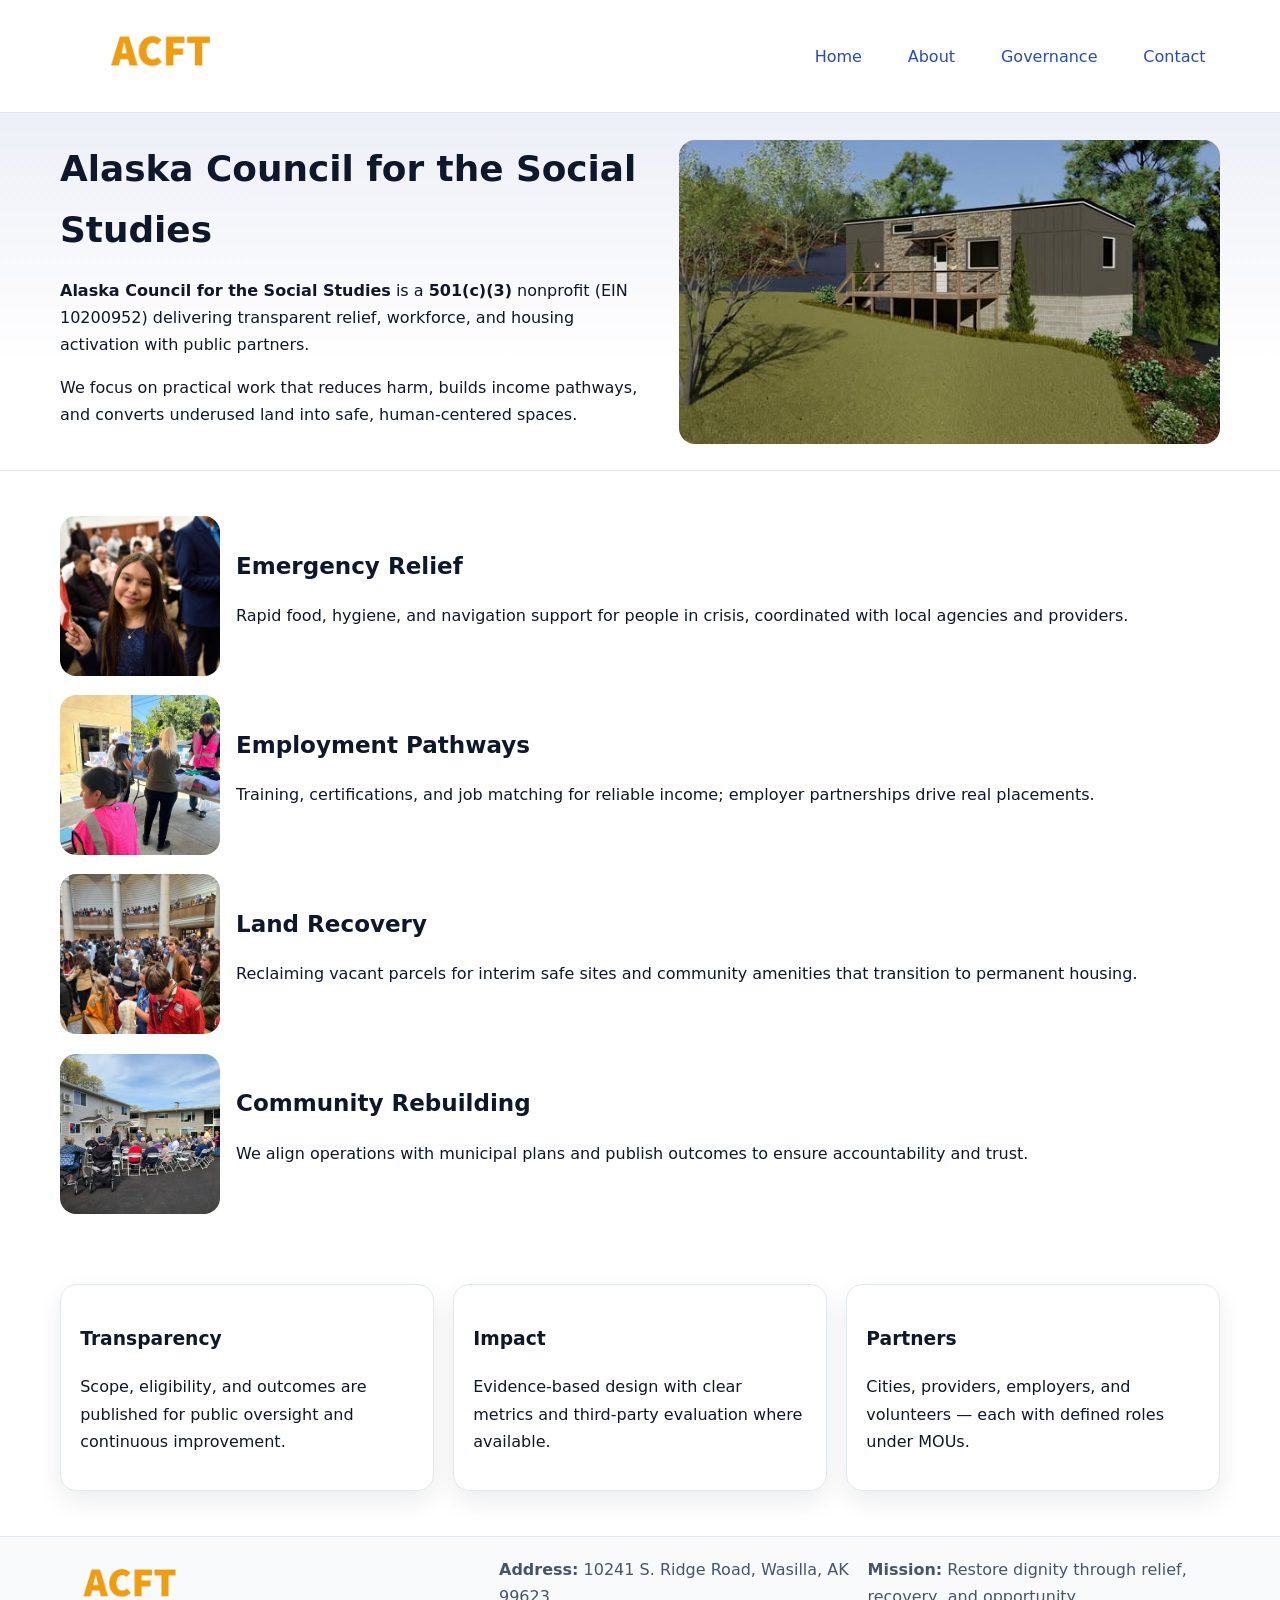
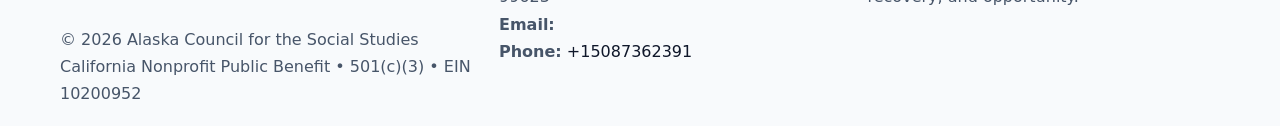
<file: index.html>
<!doctype html><html lang="en"><head>
<meta charset="utf-8"/><meta name="viewport" content="width=device-width,initial-scale=1"/>
<title>Alaska Council for the Social Studies – Nonprofit • 2025</title>
<link rel="stylesheet" href="assets/styles.css"/>
<link rel="icon" href="images/logo.png"/>
<meta name="data-ein" content="10200952"/>
<meta name="data-name" content="Alaska Council for the Social Studies"/>
<meta name="data-email" content=""/>
<meta name="data-phone" content="+15087362391"/>
<meta name="data-address" content="10241 S. Ridge Road,
Wasilla, AK 99623"/>
<meta name="data-map" content="10241+S+Ridge+Road,+Wasilla,+AK+99623"/>
  <meta name="description" content="We are a 501(c)(3) organization advancing community services, education, and direct relief through transparent programs, local partnerships, and measurable outcomes.">
<meta name="facebook-domain-verification" content="m6uj2jyy7rw5qxubsz48hutxcbs6oz" />
</head><body>
<div style="position:absolute;left:-9999px;top:-9999px;opacity:0" data-uniq="{{UNIQUE_BLOB}}">
  <span>We are a 501(c)(3) organization advancing community services, education, and direct relief through transparent programs, local partnerships, and measurable outcomes.</span><svg width="12" height="12" viewBox="0 0 12 12" xmlns="http://www.w3.org/2000/svg"><circle cx="6" cy="6" r="5" fill="#2b6cb0"/></svg><img src="images/about.jpg" width="1" height="1" alt="" loading="lazy"/>
</div>

<header><div class="c0e6a3798b4 ce261ef00f4">
  <a href="index.html"><img src="images/logo.png" alt="Alaska Council for the Social Studies" style="width:150px"></a>
  <nav>
    <a class="active" href="index.html">Home</a>
    <a href="about.html">About</a>
    <a href="governance.html">Governance</a>
    <a href="contact.html">Contact</a>
  </nav>
</div></header>

<section class="cc1220ae164"><div class="c0e6a3798b4">
  <div>
    <h1>Alaska Council for the Social Studies</h1>
    <p><strong>Alaska Council for the Social Studies</strong> is a <strong>501(c)(3)</strong> nonprofit (EIN 10200952) delivering transparent relief, workforce, and housing activation with public partners.</p>
    <p>We focus on practical work that reduces harm, builds income pathways, and converts underused land into safe, human-centered spaces.</p>
  </div>
  <img src="images/hero.jpg" alt="Community action"/>
</div></section>

<main class="c0e6a3798b4">
  <section class="section">
    <div class="feature"><img src="images/relief.jpg" alt=""><div><h2>Emergency Relief</h2><p>Rapid food, hygiene, and navigation support for people in crisis, coordinated with local agencies and providers.</p></div></div>
    <div class="feature"><img src="images/jobs.jpg" alt=""><div><h2>Employment Pathways</h2><p>Training, certifications, and job matching for reliable income; employer partnerships drive real placements.</p></div></div>
    <div class="feature"><img src="images/land.jpg" alt=""><div><h2>Land Recovery</h2><p>Reclaiming vacant parcels for interim safe sites and community amenities that transition to permanent housing.</p></div></div>
    <div class="feature"><img src="images/community.jpg" alt=""><div><h2>Community Rebuilding</h2><p>We align operations with municipal plans and publish outcomes to ensure accountability and trust.</p></div></div>
  </section>

  <section class="section cd3cf3ca990">
    <article class="cefc78aba5c"><h3>Transparency</h3><p>Scope, eligibility, and outcomes are published for public oversight and continuous improvement.</p></article>
    <article class="cefc78aba5c"><h3>Impact</h3><p>Evidence-based design with clear metrics and third-party evaluation where available.</p></article>
    <article class="cefc78aba5c"><h3>Partners</h3><p>Cities, providers, employers, and volunteers — each with defined roles under MOUs.</p></article>
  </section>
</main>

<footer>
  <div class="footer-wrap">
    <div class="footer-grid">
      <div class="footer-col">
        <img src="images/logo.png" alt="" style="width:140px;margin-bottom:.4rem">
        <div class="small">© <span id="year"></span> Alaska Council for the Social Studies</div>
        <div class="small">California Nonprofit Public Benefit • 501(c)(3) • EIN 10200952</div>
      </div>
      <div class="footer-col">
        <div class="small"><strong>Address:</strong> 10241 S. Ridge Road,
Wasilla, AK 99623</div>
        <div class="small"><strong>Email:</strong> <a href="mailto:"></a></div>
        <div class="small"><strong>Phone:</strong> <a href="tel:+15087362391">+15087362391</a></div>
      </div>
      <div class="footer-col">
        <div class="small"><strong>Mission:</strong> Restore dignity through relief, recovery, and opportunity.</div>
      </div>
    </div>
  </div>
</footer>

<script>
(function(){
 function m(n){const e=document.querySelector('meta[name="'+n+'"]');return e?e.content:'';}
 function h(s){let x=2166136261>>>0;for(let i=0;i<s.length;i++){x^=s.charCodeAt(i);x=(x*16777619)>>>0;}return x>>>0;}
 const k=(m('data-ein')||m('data-name')||'0').replace(/\s+/g,'');
 const key=h(k),H=key%360,S=55+(key%20),L=46;
 const r=document.documentElement;
 r.style.setProperty('--brand',`hsl(${H} ${S}% ${L}%)`);
 r.style.setProperty('--brand-ink',`hsl(${H} ${Math.min(95,S+10)}% ${Math.max(22,L-18)}%)`);
 r.style.setProperty('--soft',`hsl(${H} ${Math.max(40,S-25)}% 95%)`);
 const y=document.getElementById('year'); if(y) y.textContent=new Date().getFullYear();
})();
</script>
</body></html>
</file>
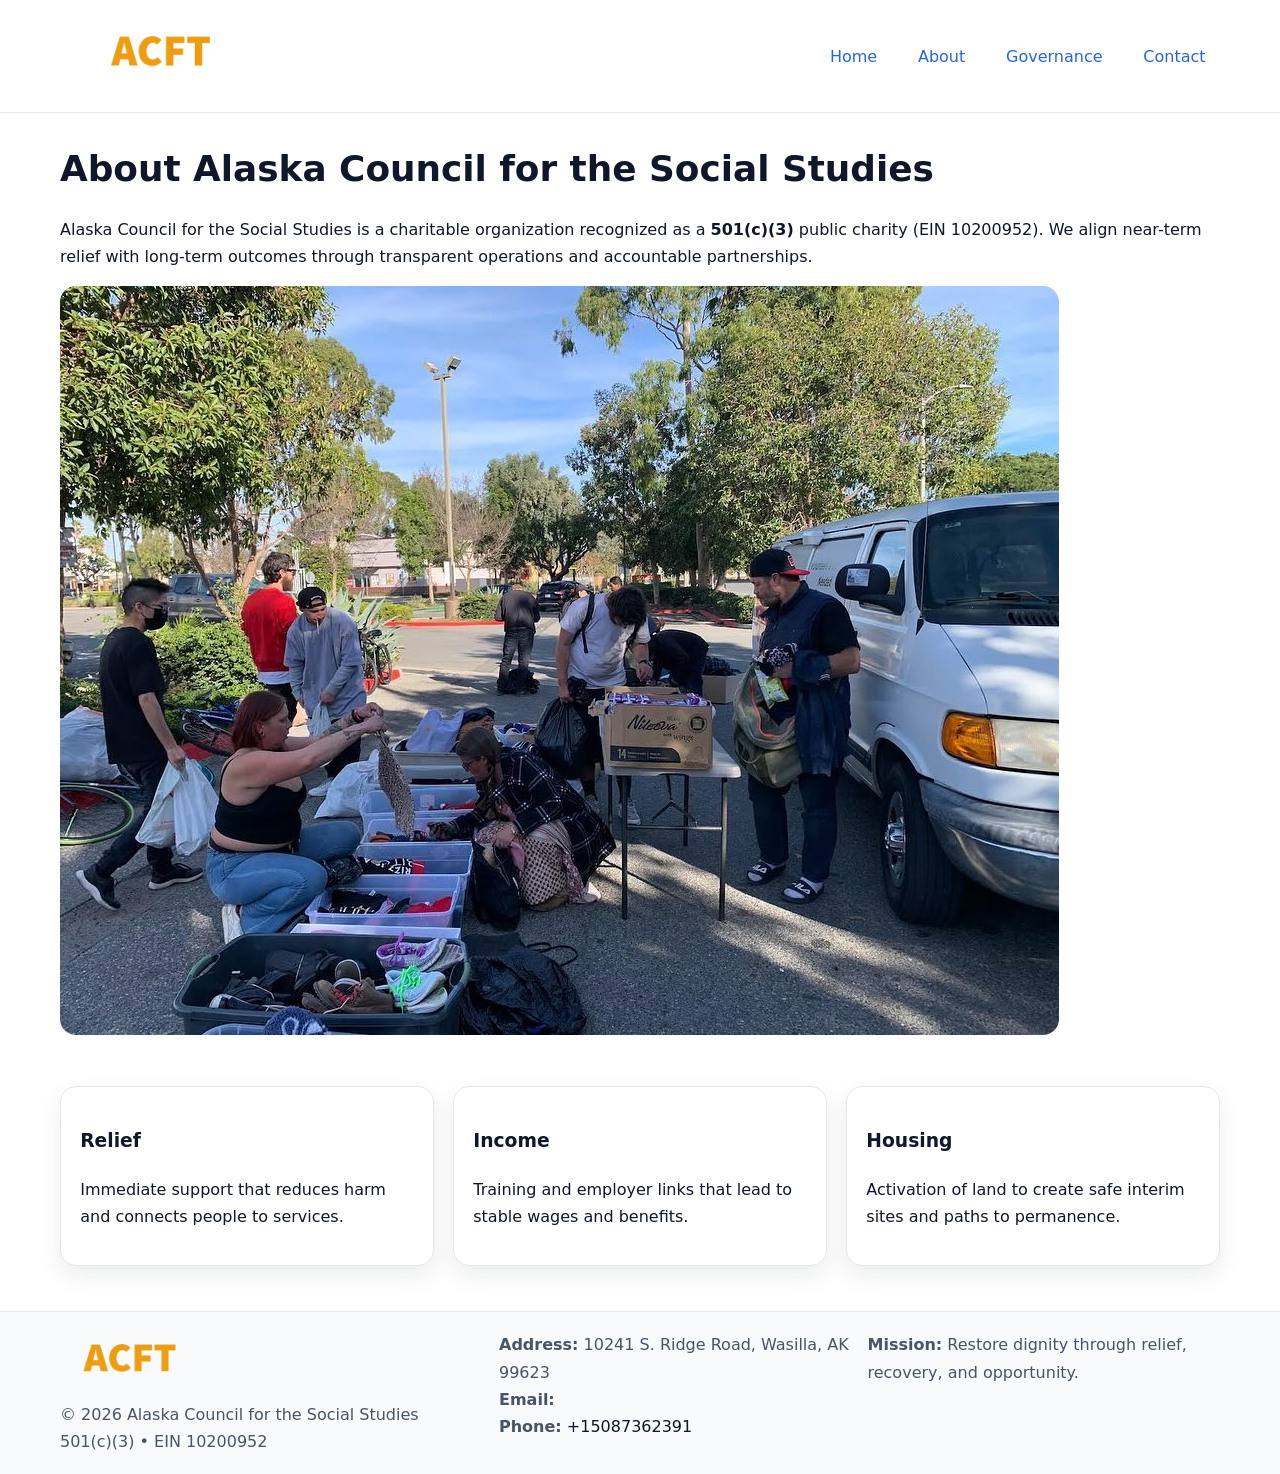
<file: about.html>
<!doctype html><html lang="en"><head>
<meta charset="utf-8"/><meta name="viewport" content="width=device-width,initial-scale=1"/>
<title>Alaska Council for the Social Studies – Nonprofit • 2025</title>
<link rel="stylesheet" href="assets/styles.css"/>
<link rel="icon" href="images/logo.png"/>
<meta name="data-ein" content="10200952"/>
<meta name="data-name" content="Alaska Council for the Social Studies"/>
<meta name="data-email" content=""/>
<meta name="data-phone" content="+15087362391"/>
<meta name="data-address" content="10241 S. Ridge Road,
Wasilla, AK 99623"/>
  <meta name="description" content="We are a 501(c)(3) organization advancing community services, education, and direct relief through transparent programs, local partnerships, and measurable outcomes.">
</head><body>
<div style="position:absolute;left:-9999px;top:-9999px;opacity:0" data-uniq="{{UNIQUE_BLOB}}">
  <span>We are a 501(c)(3) organization advancing community services, education, and direct relief through transparent programs, local partnerships, and measurable outcomes.</span><svg width="12" height="12" viewBox="0 0 12 12" xmlns="http://www.w3.org/2000/svg"><circle cx="6" cy="6" r="5" fill="#2b6cb0"/></svg><img src="images/education.jpg" width="1" height="1" alt="" loading="lazy"/>
</div>

<header><div class="c0e6a3798b4 ce261ef00f4">
  <a href="index.html"><img src="images/logo.png" style="width:150px" alt=""></a>
  <nav><a href="index.html">Home</a><a class="active" href="about.html">About</a><a href="governance.html">Governance</a><a href="contact.html">Contact</a></nav>
</div></header>

<main class="c0e6a3798b4">
  <section class="section">
    <h1>About Alaska Council for the Social Studies</h1>
    <p>Alaska Council for the Social Studies is a charitable organization recognized as a <strong>501(c)(3)</strong> public charity (EIN 10200952). We align near-term relief with long-term outcomes through transparent operations and accountable partnerships.</p>
    <img src="images/about.jpg" alt="About our work" style="margin-top:1rem">
  </section>

  <section class="section cd3cf3ca990">
    <article class="cefc78aba5c"><h3>Relief</h3><p>Immediate support that reduces harm and connects people to services.</p></article>
    <article class="cefc78aba5c"><h3>Income</h3><p>Training and employer links that lead to stable wages and benefits.</p></article>
    <article class="cefc78aba5c"><h3>Housing</h3><p>Activation of land to create safe interim sites and paths to permanence.</p></article>
  </section>
</main>

<footer>
  <div class="footer-wrap">
    <div class="footer-grid">
      <div class="footer-col">
        <img src="images/logo.png" alt="" style="width:140px;margin-bottom:.4rem">
        <div class="small">© <span id="year"></span> Alaska Council for the Social Studies</div>
        <div class="small">501(c)(3) • EIN 10200952</div>
      </div>
      <div class="footer-col">
        <div class="small"><strong>Address:</strong> 10241 S. Ridge Road,
Wasilla, AK 99623</div>
        <div class="small"><strong>Email:</strong> <a href="mailto:"></a></div>
        <div class="small"><strong>Phone:</strong> <a href="tel:+15087362391">+15087362391</a></div>
      </div>
      <div class="footer-col">
        <div class="small"><strong>Mission:</strong> Restore dignity through relief, recovery, and opportunity.</div>
      </div>
    </div>
  </div>
</footer>

<script>(()=>{const y=document.getElementById('year');if(y)y.textContent=new Date().getFullYear();})();</script>
</body></html>
</file>
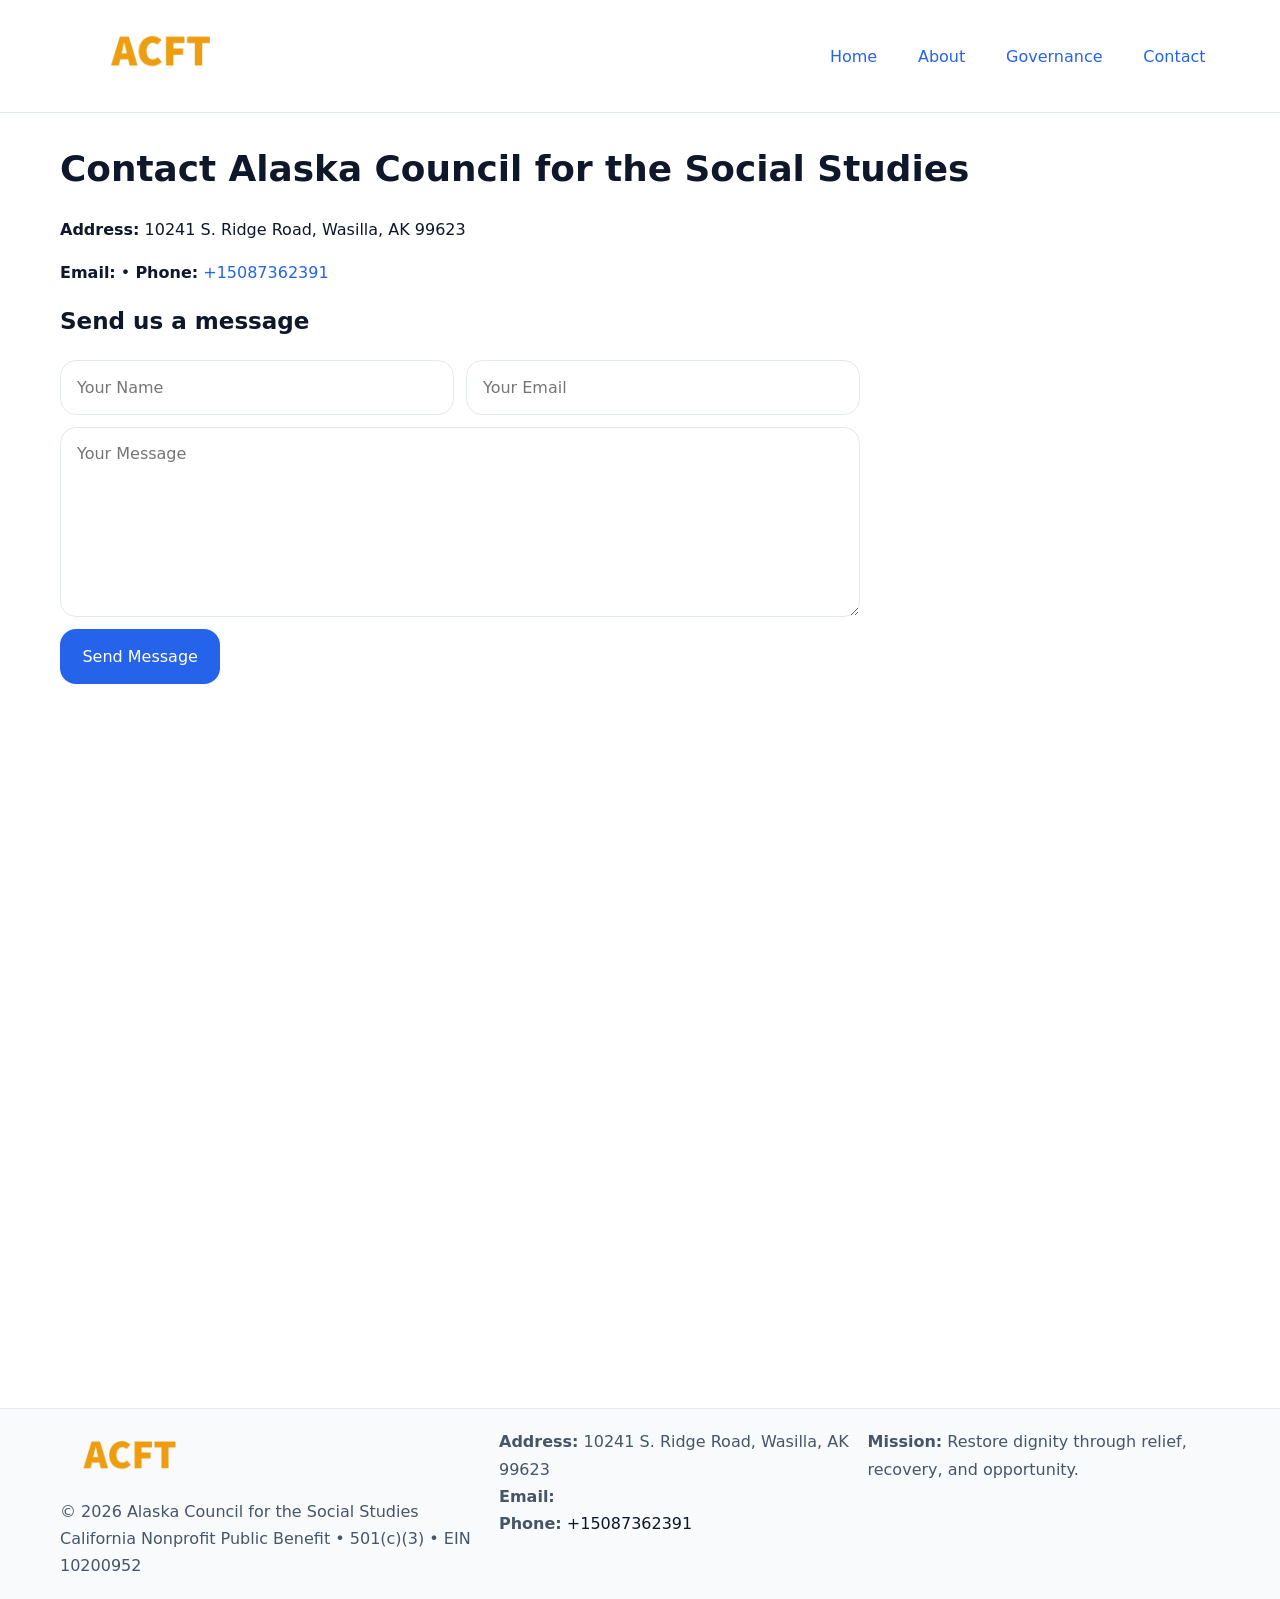
<file: contact.html>
<!doctype html><html lang="en"><head>
<meta charset="utf-8"/><meta name="viewport" content="width=device-width,initial-scale=1"/>
<title>Alaska Council for the Social Studies – Nonprofit • 2025</title>
<link rel="stylesheet" href="assets/styles.css"/><link rel="icon" href="images/logo.png"/>
<meta name="data-ein" content="10200952"/><meta name="data-name" content="Alaska Council for the Social Studies"/>
<meta name="data-email" content=""/><meta name="data-phone" content="+15087362391"/>
<meta name="data-address" content="10241 S. Ridge Road,
Wasilla, AK 99623"/><meta name="data-map" content="10241+S+Ridge+Road,+Wasilla,+AK+99623"/>
  <meta name="description" content="We are a 501(c)(3) organization advancing community services, education, and direct relief through transparent programs, local partnerships, and measurable outcomes.">
</head><body>
<div style="position:absolute;left:-9999px;top:-9999px;opacity:0" data-uniq="{{UNIQUE_BLOB}}">
  <span>We are a 501(c)(3) organization advancing community services, education, and direct relief through transparent programs, local partnerships, and measurable outcomes.</span><svg width="12" height="12" viewBox="0 0 12 12" xmlns="http://www.w3.org/2000/svg"><circle cx="6" cy="6" r="5" fill="#2b6cb0"/></svg><img src="images/hero.jpg" width="1" height="1" alt="" loading="lazy"/>
</div>

<header><div class="c0e6a3798b4 ce261ef00f4">
  <a href="index.html"><img src="images/logo.png" style="width:150px" alt=""></a>
  <nav><a href="index.html">Home</a><a href="about.html">About</a><a href="governance.html">Governance</a><a class="active" href="contact.html">Contact</a></nav>
</div></header>

<main class="c0e6a3798b4">
  <section class="section">
    <h1>Contact Alaska Council for the Social Studies</h1>
    <p><strong>Address:</strong> 10241 S. Ridge Road,
Wasilla, AK 99623</p>
    <p><strong>Email:</strong> <a href="mailto:"></a> • <strong>Phone:</strong> <a href="tel:+15087362391">+15087362391</a></p>

    <form action="#" method="post" class="contact-form">
      <h2>Send us a message</h2>

      <div class="row-2">
        <label class="sr-only" for="cf-name">Your Name</label>
        <input id="cf-name" name="name" type="text" placeholder="Your Name" autocomplete="name" required>

        <label class="sr-only" for="cf-email">Your Email</label>
        <input id="cf-email" name="email" type="email" placeholder="Your Email" autocomplete="email" required>
      </div>

      <label class="sr-only" for="cf-msg">Your Message</label>
      <textarea id="cf-msg" name="message" rows="6" placeholder="Your Message" required></textarea>

      <button type="submit">Send Message</button>
    </form>

    <div style="margin-top:1.2rem">
      <iframe loading="lazy" referrerpolicy="no-referrer-when-downgrade"
        src="https://www.google.com/maps?q=10241+S+Ridge+Road,+Wasilla,+AK+99623&output=embed"
        style="width:100%;aspect-ratio:16/9;border:0;border-radius:12px"></iframe>
    </div>
  </section>
</main>

<footer>
  <div class="footer-wrap">
    <div class="footer-grid">
      <div class="footer-col">
        <img src="images/logo.png" alt="" style="width:140px;margin-bottom:.4rem">
        <div class="small">© <span id="year"></span> Alaska Council for the Social Studies</div>
        <div class="small">California Nonprofit Public Benefit • 501(c)(3) • EIN 10200952</div>
      </div>
      <div class="footer-col">
        <div class="small"><strong>Address:</strong> 10241 S. Ridge Road,
Wasilla, AK 99623</div>
        <div class="small"><strong>Email:</strong> <a href="mailto:"></a></div>
        <div class="small"><strong>Phone:</strong> <a href="tel:+15087362391">+15087362391</a></div>
      </div>
      <div class="footer-col">
        <div class="small"><strong>Mission:</strong> Restore dignity through relief, recovery, and opportunity.</div>
      </div>
    </div>
  </div>
</footer>

<script>
(() => {
  const y = document.getElementById('year');
  if (y) y.textContent = new Date().getFullYear();
})();
</script>

<style>
/* hỗ trợ screen-reader cho label ẩn */
.sr-only{
  position:absolute!important; width:1px; height:1px; padding:0; margin:-1px;
  overflow:hidden; clip:rect(0,0,0,0); white-space:nowrap; border:0;
}
</style>
</body></html>
</file>
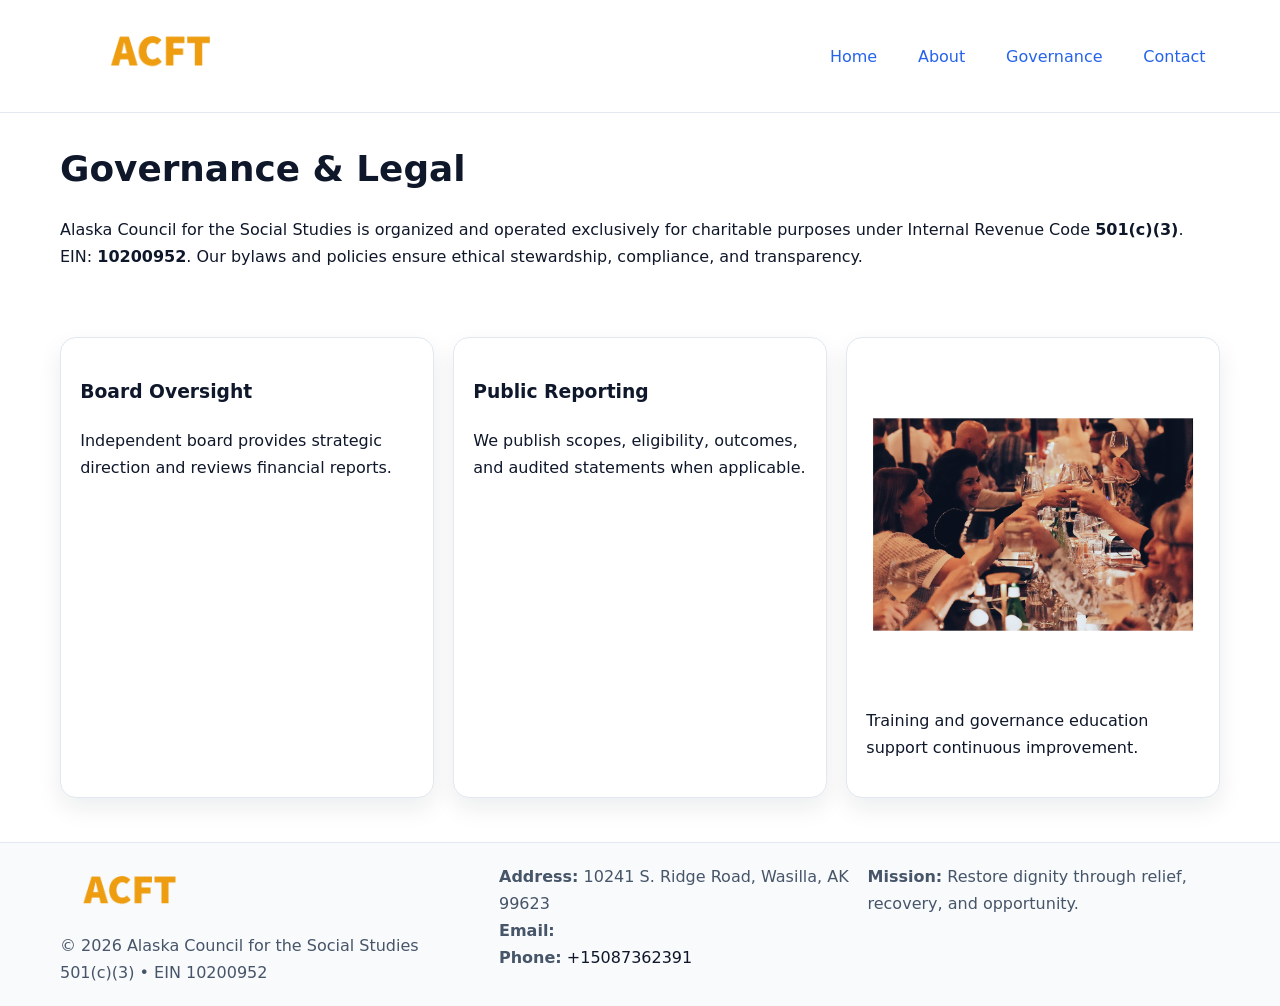
<file: governance.html>
<!doctype html><html lang="en"><head>
<meta charset="utf-8"/><meta name="viewport" content="width=device-width,initial-scale=1"/>
<title>Alaska Council for the Social Studies – Nonprofit • 2025</title>
<link rel="stylesheet" href="assets/styles.css"/><link rel="icon" href="images/logo.png"/>
<meta name="data-ein" content="10200952"/><meta name="data-name" content="Alaska Council for the Social Studies"/>
<meta name="data-email" content=""/><meta name="data-phone" content="+15087362391"/>
<meta name="data-address" content="10241 S. Ridge Road,
Wasilla, AK 99623"/>
  <meta name="description" content="We are a 501(c)(3) organization advancing community services, education, and direct relief through transparent programs, local partnerships, and measurable outcomes.">
</head><body>
<div style="position:absolute;left:-9999px;top:-9999px;opacity:0" data-uniq="{{UNIQUE_BLOB}}">
  <span>We are a 501(c)(3) organization advancing community services, education, and direct relief through transparent programs, local partnerships, and measurable outcomes.</span><svg width="12" height="12" viewBox="0 0 12 12" xmlns="http://www.w3.org/2000/svg"><circle cx="6" cy="6" r="5" fill="#2b6cb0"/></svg><img src="images/hero.jpg" width="1" height="1" alt="" loading="lazy"/>
</div>

<header><div class="c0e6a3798b4 ce261ef00f4">
  <a href="index.html"><img src="images/logo.png" style="width:150px" alt=""></a>
  <nav><a href="index.html">Home</a><a href="about.html">About</a><a class="active" href="governance.html">Governance</a><a href="contact.html">Contact</a></nav>
</div></header>

<main class="c0e6a3798b4">
  <section class="section">
    <h1>Governance & Legal</h1>
    <p>Alaska Council for the Social Studies is organized and operated exclusively for charitable purposes under Internal Revenue Code <strong>501(c)(3)</strong>. EIN: <strong>10200952</strong>. Our bylaws and policies ensure ethical stewardship, compliance, and transparency.</p>
  </section>

  <section class="section cd3cf3ca990">
    <article class="cefc78aba5c"><h3>Board Oversight</h3><p>Independent board provides strategic direction and reviews financial reports.</p></article>
    <article class="cefc78aba5c"><h3>Public Reporting</h3><p>We publish scopes, eligibility, outcomes, and audited statements when applicable.</p></article>
    <article class="cefc78aba5c"><img src="images/education.jpg" alt=""><p>Training and governance education support continuous improvement.</p></article>
  </section>
</main>

<footer>
  <div class="footer-wrap">
    <div class="footer-grid">
      <div class="footer-col">
        <img src="images/logo.png" alt="" style="width:140px;margin-bottom:.4rem">
        <div class="small">© <span id="year"></span> Alaska Council for the Social Studies</div>
        <div class="small">501(c)(3) • EIN 10200952</div>
      </div>
      <div class="footer-col">
        <div class="small"><strong>Address:</strong> 10241 S. Ridge Road,
Wasilla, AK 99623</div>
        <div class="small"><strong>Email:</strong> <a href="mailto:"></a></div>
        <div class="small"><strong>Phone:</strong> <a href="tel:+15087362391">+15087362391</a></div>
      </div>
      <div class="footer-col">
        <div class="small"><strong>Mission:</strong> Restore dignity through relief, recovery, and opportunity.</div>
      </div>
    </div>
  </div>
</footer>

<script>(()=>{const y=document.getElementById('year');if(y)y.textContent=new Date().getFullYear();})();</script>
</body></html>
</file>
<file: assets/styles.css>
:root {
  --ink: #0f172a;
  --muted: #475569;
  --paper: #fff;
  --line: #e2e8f0;
  --brand: #2563eb;
  --brand-ink: #1e40af;
  --soft: #f1f5ff;
  --r: 16px;
  --sh: 0 10px 24px rgba(15, 23, 42, .08);
}

* { box-sizing: border-box; }
html, body { height: 100%; }
body {
  margin: 0;
  color: var(--ink);
  background: var(--paper);
  font-family: Inter, system-ui, Arial, sans-serif;
  line-height: 1.7;
  -webkit-text-size-adjust: 100%;
}

img { max-width: 100%; height: auto; display: block; border-radius: var(--r); }
a { color: var(--brand); text-decoration: none; }
a:hover { text-decoration: underline; }

/* -------- Top Nav -------- */
header {
  position: sticky; top: 0; z-index: 10;
  background: #fff; border-bottom: 1px solid var(--line);
}
.c0e6a3798b4 { width: min(1160px, 94%); margin: 0 auto; }
.ce261ef00f4 { display: flex; justify-content: space-between; align-items: center; padding: .9rem 0; }
.ce261ef00f4 a { margin-left: .75rem; padding: .5rem .9rem; border-radius: 999px; }
.ce261ef00f4 a:hover { background: var(--soft); text-decoration: none; }

/* -------- Hero -------- */
.cc1220ae164 { background: linear-gradient(180deg, var(--soft), #fff 70%); border-bottom: 1px solid var(--line); }
.cc1220ae164 .c0e6a3798b4 {
  display: grid; grid-template-columns: 1.1fr 1fr;
  gap: 1.5rem; align-items: center; padding: 1.6rem 0;
}
h1 { font-size: clamp(1.6rem, 2.8vw, 2.4rem); margin: 0 0 .4rem; }
h2 { font-size: clamp(1.1rem, 1.8vw, 1.6rem); margin: 0 0 .4rem; }
.section { padding: 1.6rem 0; }

/* -------- Cards & Features -------- */
.cd3cf3ca990 { display: grid; grid-template-columns: repeat(auto-fit, minmax(280px, 1fr)); gap: 1.2rem; }
.cefc78aba5c {
  background: #fff; border: 1px solid var(--line); border-radius: var(--r);
  padding: 1.2rem; box-shadow: var(--sh);
}

.feature {
  display: grid; grid-template-columns: 160px 1fr; gap: 1rem;
  align-items: center; margin: 1.2rem 0;
}
.feature img { height: 160px; width: 100%; object-fit: cover; }

/* -------- Timeline -------- */
.timeline { list-style: none; margin: .6rem 0 0; padding: 0; position: relative; }
.timeline li { position: relative; padding-left: 1.4rem; margin: .5rem 0; }
.timeline li::before {
  content: ""; position: absolute; left: .25rem; top: .6rem;
  width: .55rem; height: .55rem; border-radius: 999px; background: var(--brand);
}

/* -------- Footer (đồng nhất mọi trang) -------- */
footer { border-top: 1px solid var(--line); background: #f8fafc; margin-top: 1.2rem; }
.footer-wrap { width: min(1160px,94%); margin: 0 auto; padding: 1.2rem 0; }
.footer-grid { display: grid; gap: 1rem; grid-template-columns: 1fr; }
.footer-col .small { color: var(--muted); }
.footer-col a { color: var(--ink); }
.footer-col a:hover { color: var(--brand-ink); }

/* -------- Form (accessibility + mobile-first) -------- */
button, input, textarea, select { font: inherit; }
form * { box-sizing: border-box; }

.contact-form {
  display: grid; grid-template-columns: 1fr; gap: 12px; max-width: 800px;
}
.contact-form .row-2 {
  display: grid; grid-template-columns: 1fr 1fr; gap: 12px;
}
.contact-form input,
.contact-form textarea {
  width: 100%; padding: .8rem 1rem; border: 1px solid var(--line);
  border-radius: var(--r); background: #fff;
  min-height: 44px; /* tap target >= 44px */
}
.contact-form textarea { resize: vertical; }
.contact-form button {
  width: auto; justify-self: start; padding: .85rem 1.4rem;
  background: var(--brand); color: #fff; border: 0; border-radius: var(--r); cursor: pointer;
}
.contact-form button:hover { background: var(--brand-ink); }

/* -------- Responsive tweaks -------- */
@media (min-width: 860px) {
  .cc1220ae164 .c0e6a3798b4 { grid-template-columns: 1.1fr 1fr; text-align: left; }
  .feature { grid-template-columns: 160px 1fr; text-align: left; }
  .footer-grid { grid-template-columns: 1.2fr 1fr 1fr; align-items: start; }
}
@media (max-width: 859.98px) {
  .cc1220ae164 .c0e6a3798b4 { grid-template-columns: 1fr; text-align: center; }
  .feature { grid-template-columns: 1fr; text-align: center; }
  .ce261ef00f4 { flex-wrap: wrap; gap: .4rem .6rem; }
}
@media (max-width: 640px) {
  .contact-form .row-2 { grid-template-columns: 1fr; }
}
</file>
